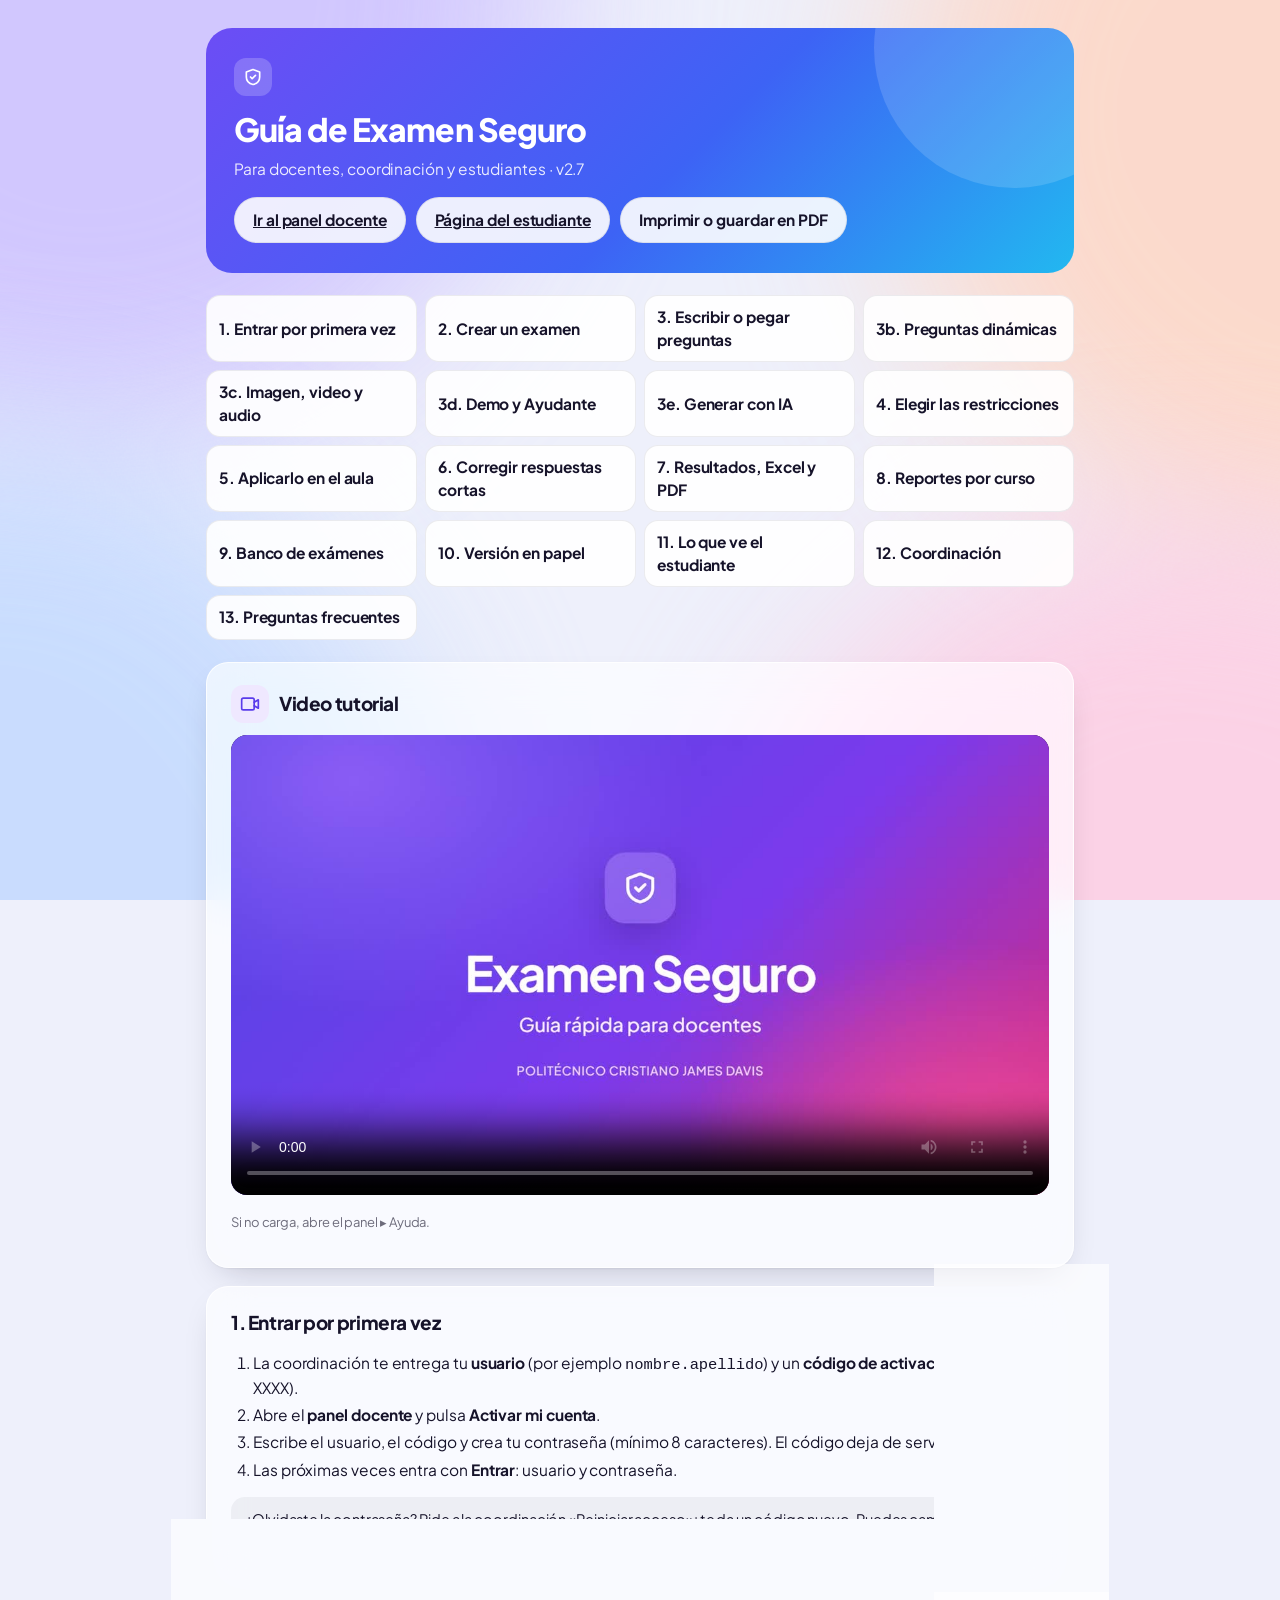
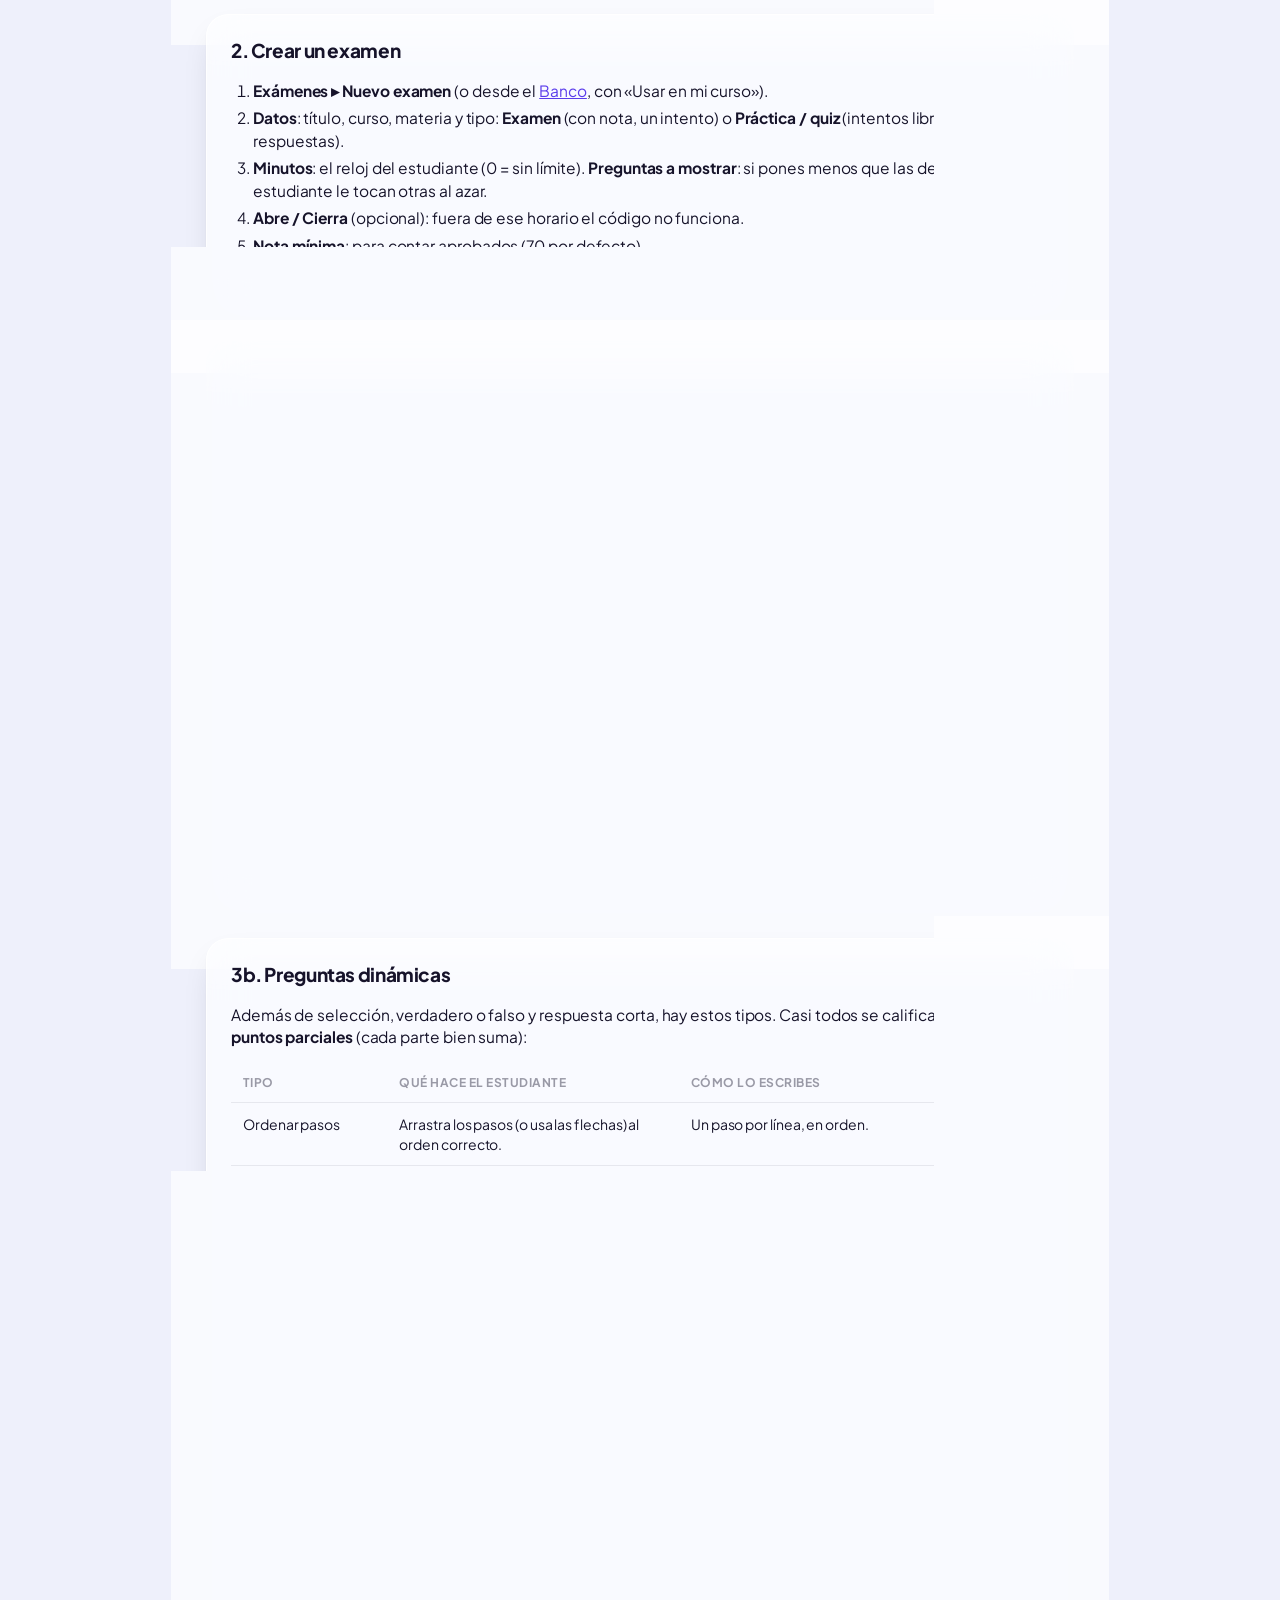
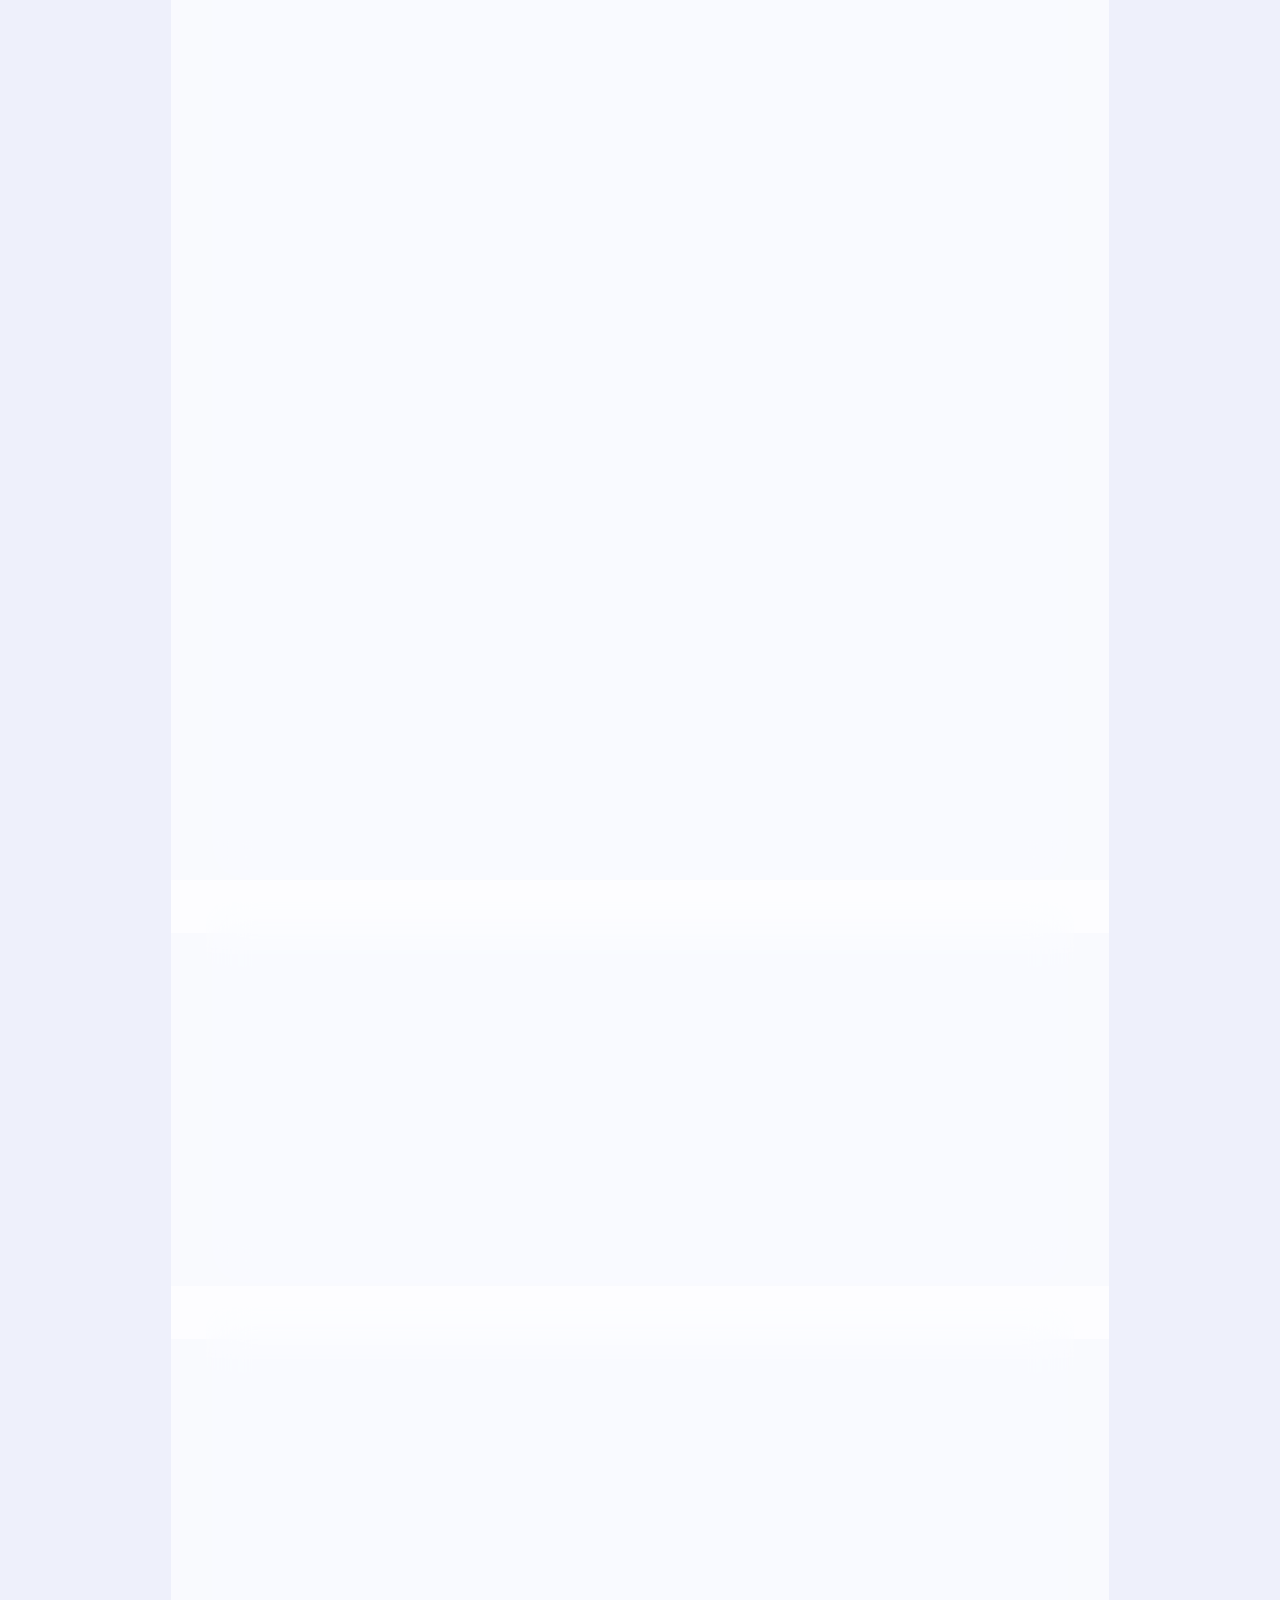
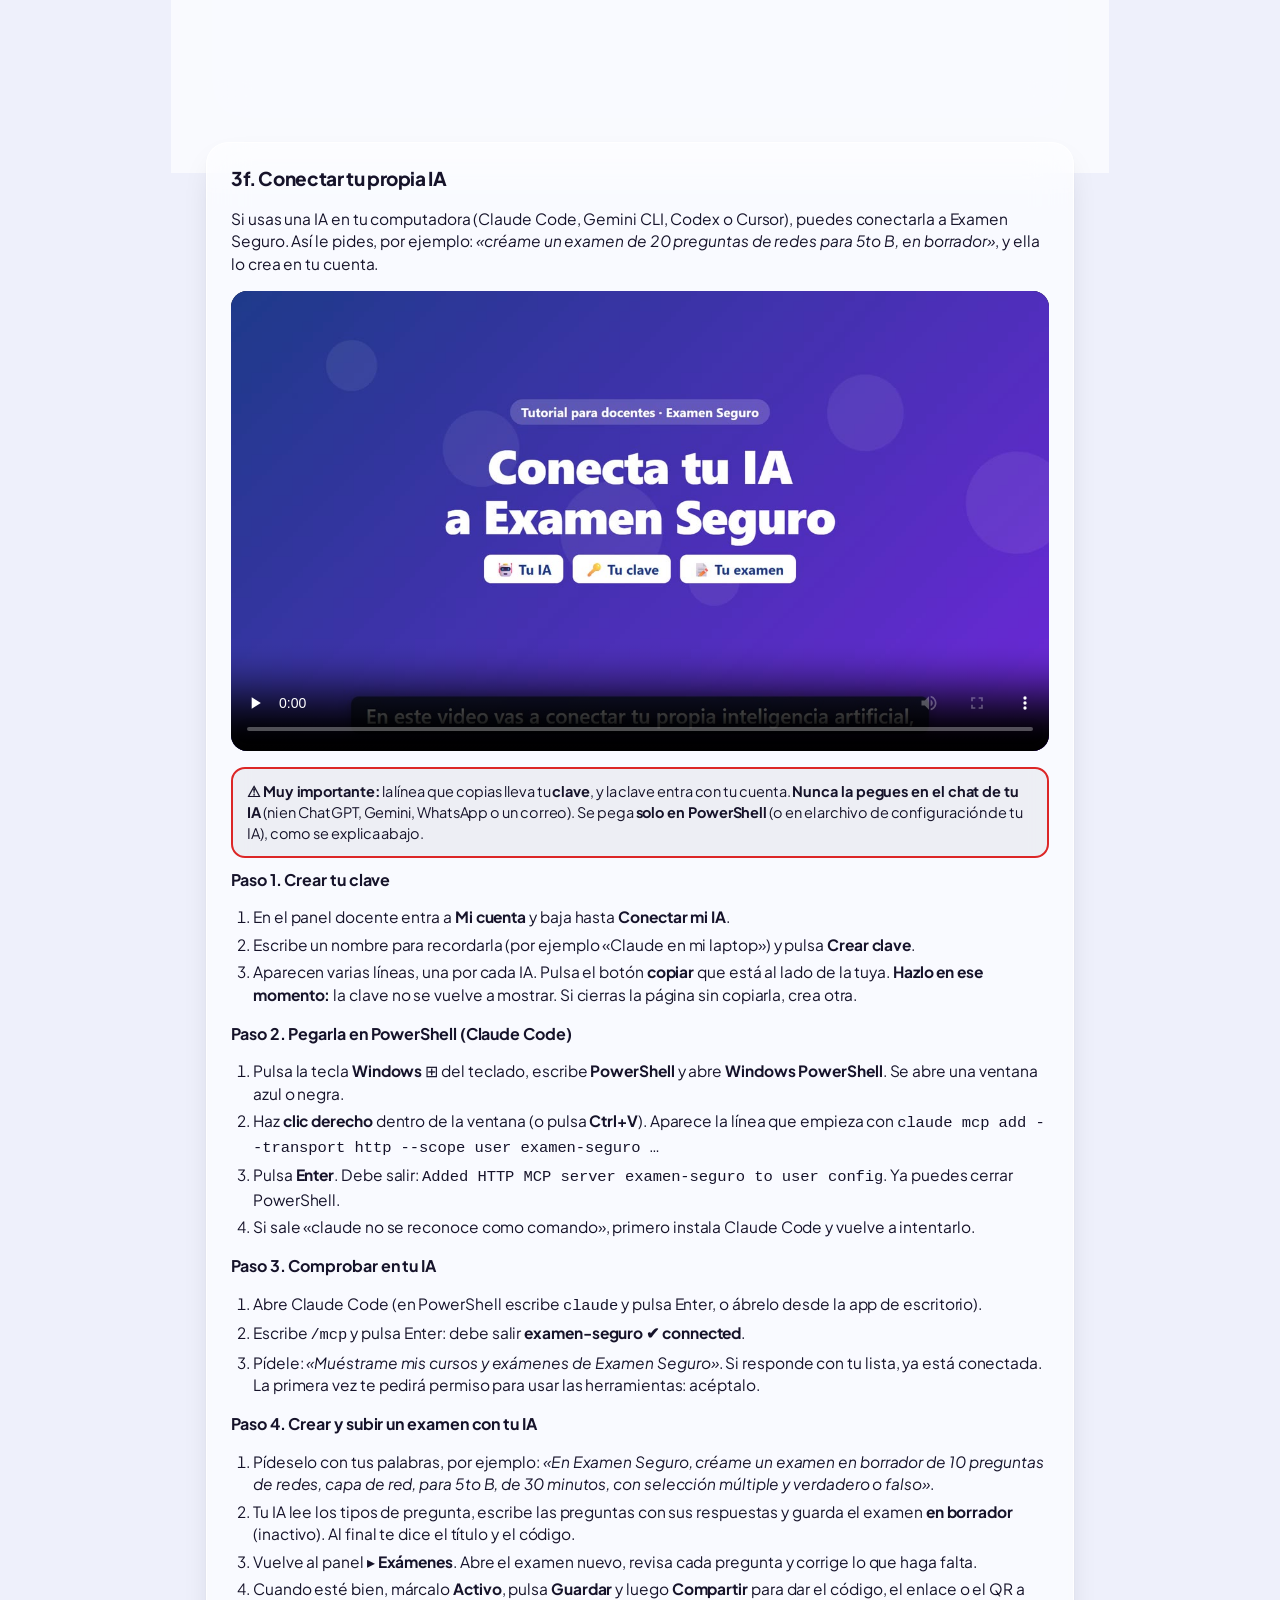
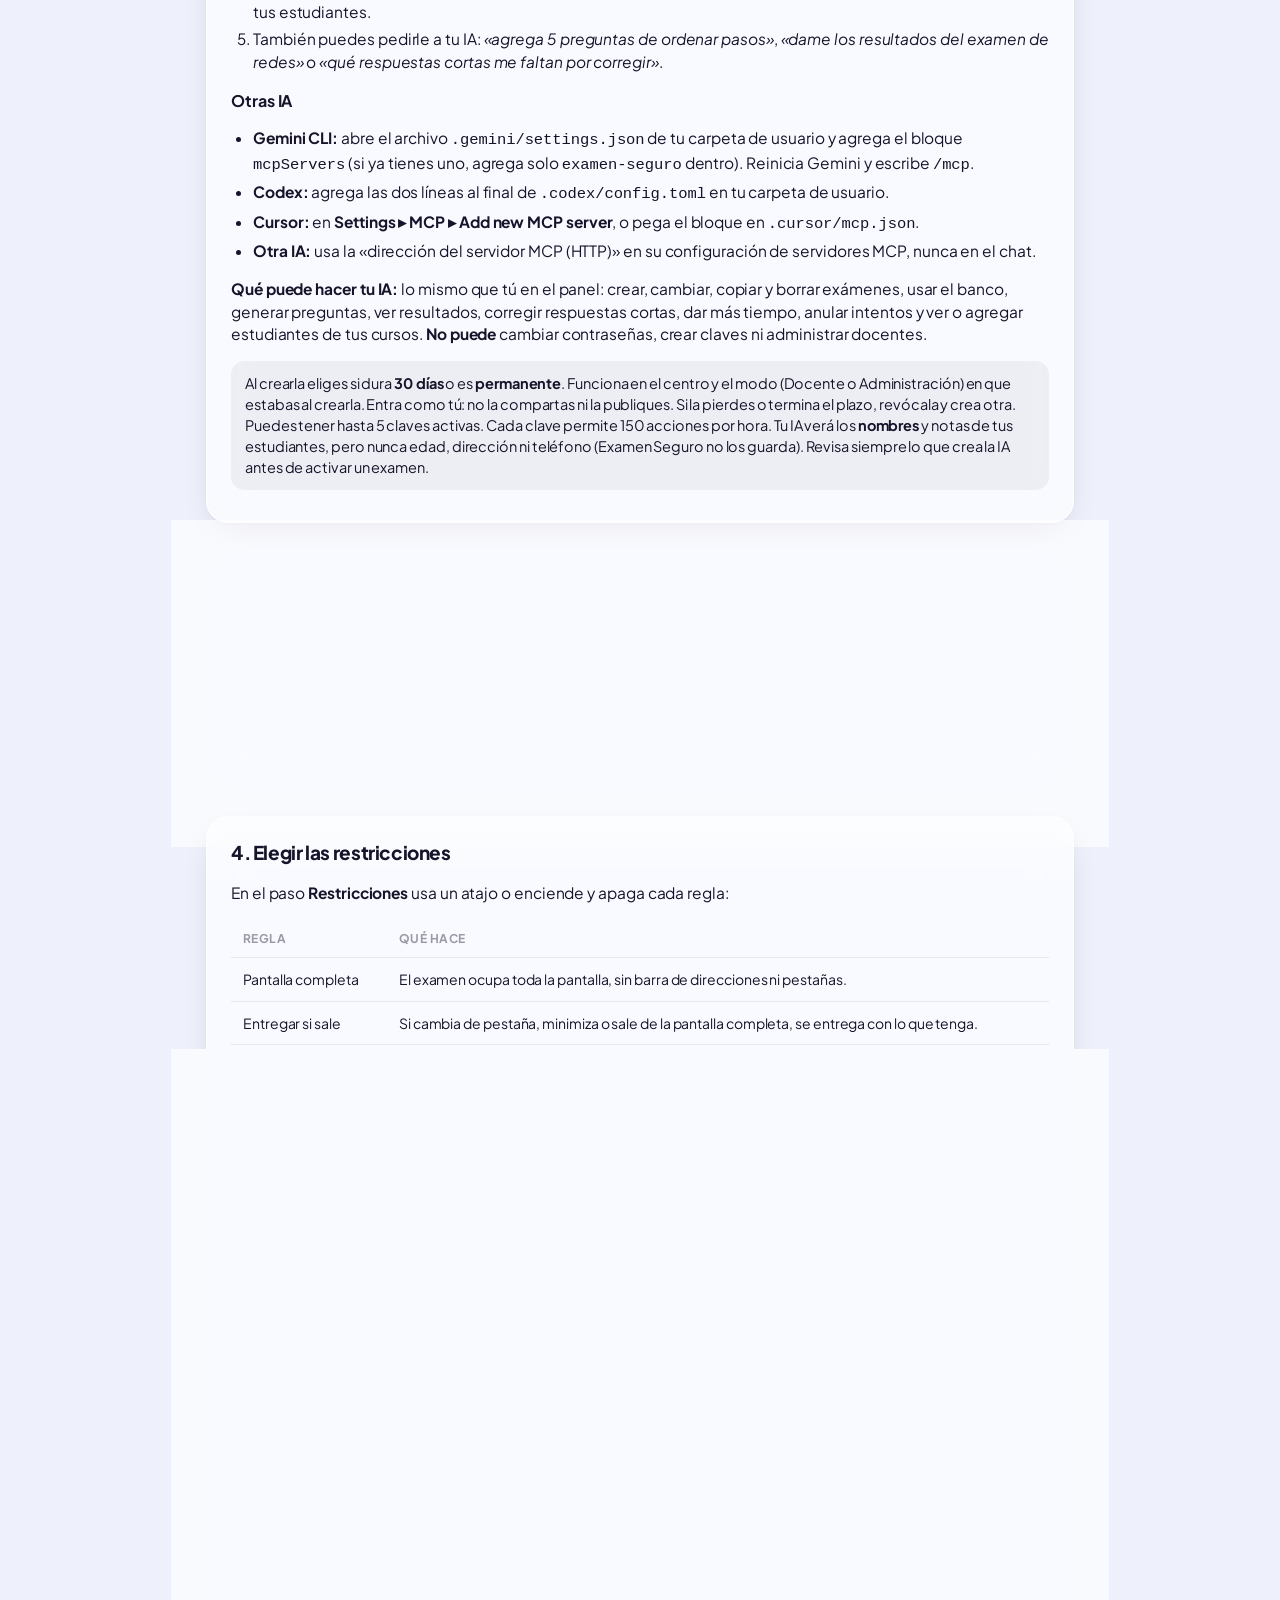
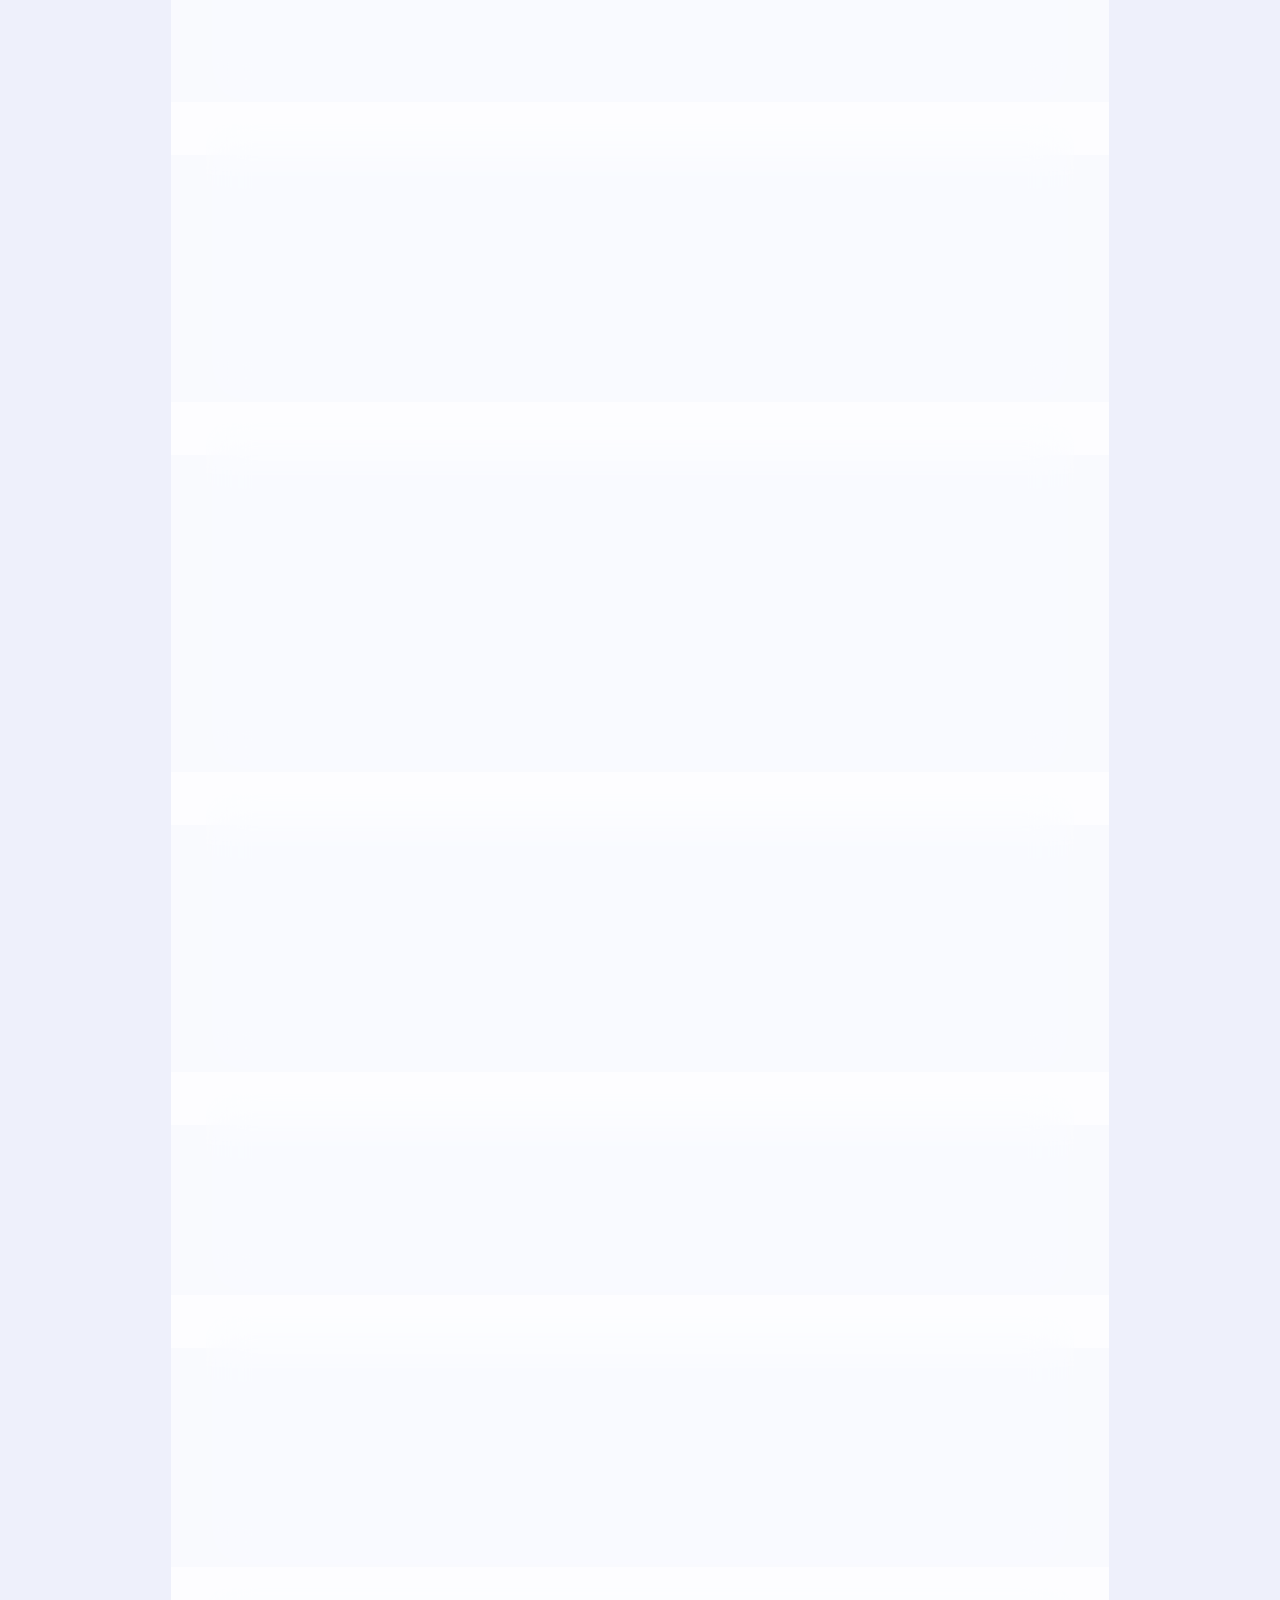
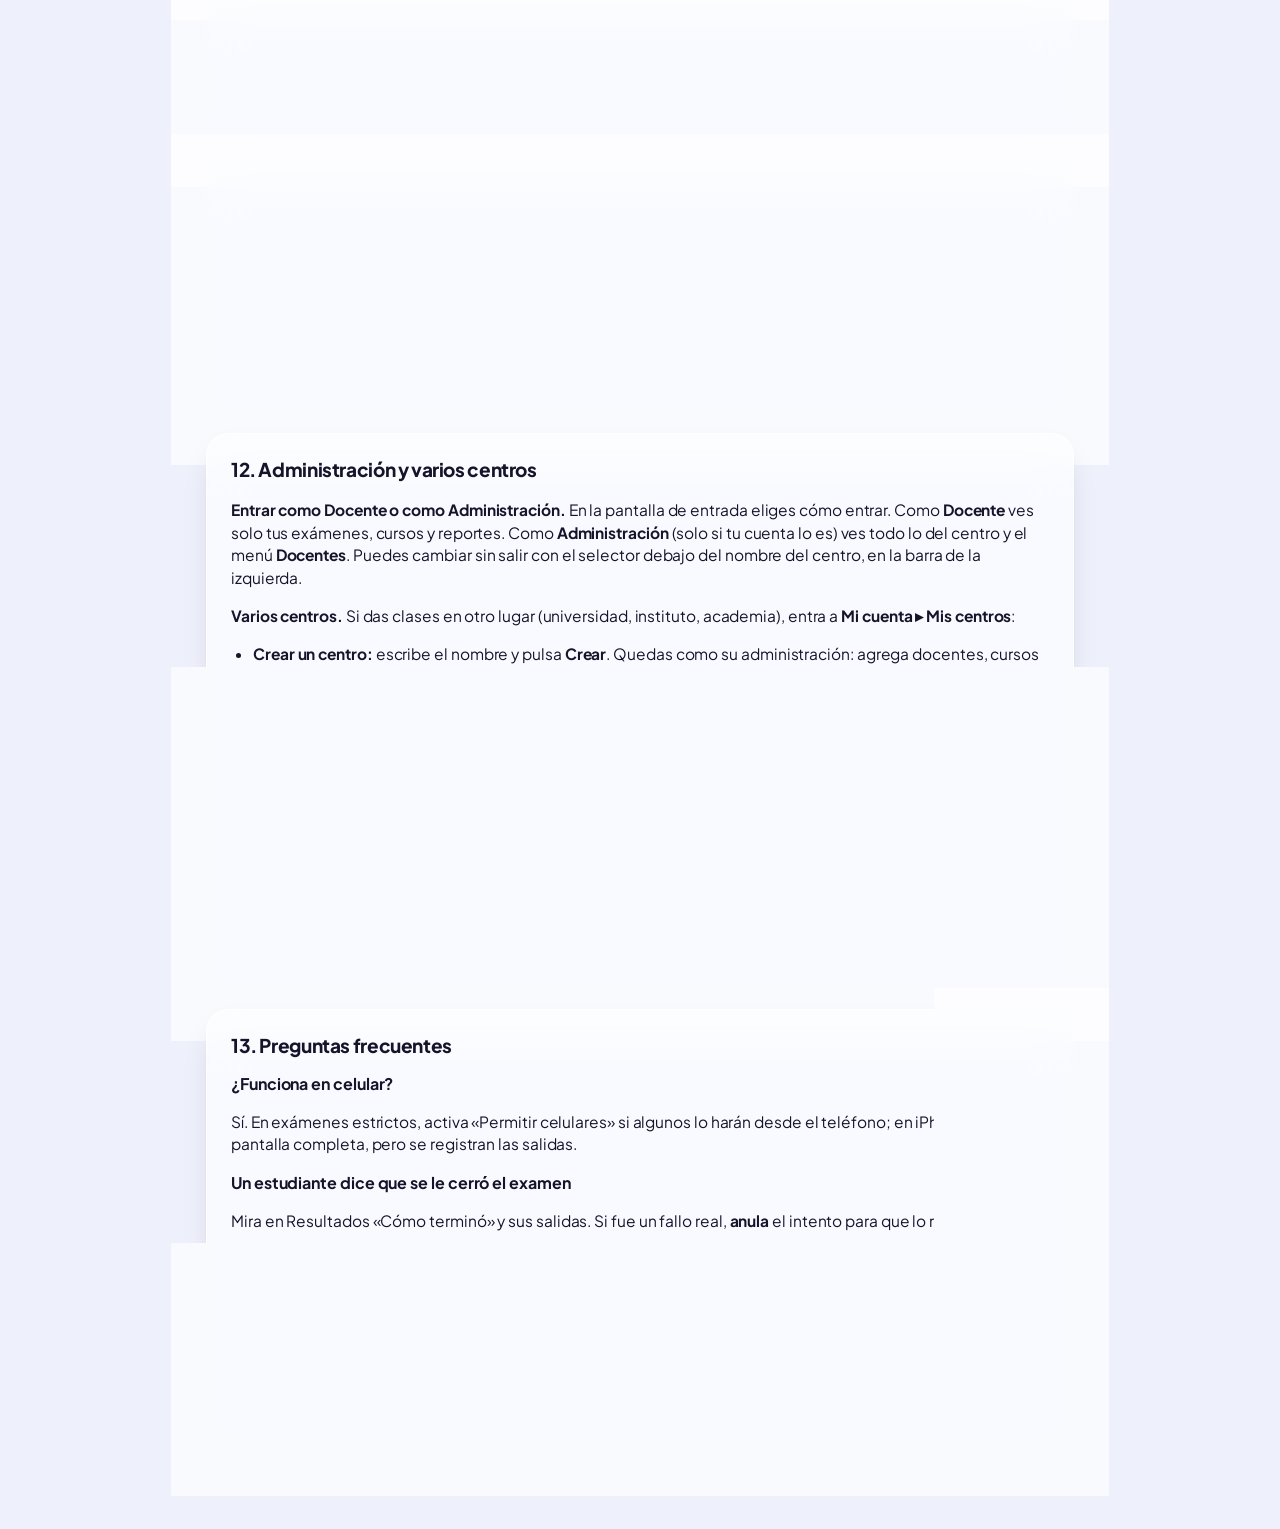
<file: guia.html>
<!doctype html>
<html lang="es">
<head>
<meta charset="utf-8">
<meta name="viewport" content="width=device-width, initial-scale=1">
<title>Guía de Examen Seguro</title>
<link rel="preconnect" href="https://fonts.googleapis.com">
<link href="https://fonts.googleapis.com/css2?family=Plus+Jakarta+Sans:wght@400;500;600;700;800&display=swap" rel="stylesheet">
<link rel="stylesheet" href="es.css?v=4">
<script src="config.js?v=3"></script>
<script src="es.js?v=7"></script>
<style>
  .guia { max-width: 900px; margin: 0 auto; padding: 28px 16px 80px; }
  .portada { padding: 30px 28px; border-radius: 26px; color: #fff; background: var(--marca); position: relative; overflow: hidden; margin-bottom: 22px; }
  .portada::after { content: ''; position: absolute; width: 280px; height: 280px; right: -80px; top: -120px; border-radius: 50%; background: rgb(255 255 255 / .14); }
  .portada h1 { color: #fff; font-size: 32px; margin: 10px 0 6px; } .portada p { margin: 0; color: rgb(255 255 255 / .88); }
  .indice { display: grid; grid-template-columns: repeat(auto-fill, minmax(200px, 1fr)); gap: 8px; margin: 0 0 22px; }
  .indice a { display: flex; gap: 8px; align-items: center; padding: 10px 12px; border-radius: 14px; background: var(--sup-fuerte); border: 1px solid var(--linea); font-weight: 700; text-decoration: none; color: var(--texto); }
  section.tarjeta { margin-bottom: 18px; padding: 22px 24px; }
  section h2 { display: flex; gap: 10px; align-items: center; margin-top: 0; }
  section h3 { margin: 16px 0 6px; font-size: 16px; }
  ol, ul { padding-left: 22px; } li { margin: 5px 0; }
  .nota { padding: 12px 14px; border-radius: 14px; background: var(--sup2); font-size: 14.5px; margin: 10px 0; }
  pre { padding: 14px; border-radius: 14px; background: var(--sup2); overflow-x: auto; font-size: 13.5px; white-space: pre-wrap; }
  .tabla td, .tabla th { vertical-align: top; }
  .acciones-g { display: flex; gap: 10px; flex-wrap: wrap; margin-top: 16px; }
  @media print { .no-imprimir, .fondo { display: none !important; } body { background: #fff !important; } section.tarjeta { box-shadow: none; break-inside: avoid; border: 1px solid #ddd; } .portada { -webkit-print-color-adjust: exact; print-color-adjust: exact; } }
</style>
</head>
<body>
<div class="fondo"><i></i><i></i><i></i><i></i></div>
<main class="guia" data-marca-texto>
  <div class="portada">
    <div class="chip-ico" id="logoG" style="background:rgb(255 255 255 / .2);color:#fff"></div>
    <h1>Guía de Examen Seguro</h1>
    <p>Para docentes, coordinación y estudiantes · <span data-version>v2.2</span></p>
    <div class="acciones-g no-imprimir"><a class="btn claro" href="docente.html">Ir al panel docente</a><a class="btn claro" href="index.html">Página del estudiante</a><button class="btn claro" onclick="print()">Imprimir o guardar en PDF</button></div>
  </div>

  <nav class="indice no-imprimir">
    <a href="#entrar">1. Entrar por primera vez</a><a href="#crear">2. Crear un examen</a><a href="#preguntas">3. Escribir o pegar preguntas</a>
    <a href="#dinamicas">3b. Preguntas dinámicas</a><a href="#media">3c. Imagen, video y audio</a><a href="#ayudante">3d. Demo y Ayudante</a><a href="#ia">3e. Generar con IA</a><a href="#reglas">4. Elegir las restricciones</a><a href="#aplicar">5. Aplicarlo en el aula</a><a href="#corregir">6. Corregir respuestas cortas</a>
    <a href="#resultados">7. Resultados, Excel y PDF</a><a href="#reportes">8. Reportes por curso</a><a href="#banco">9. Banco de exámenes</a>
    <a href="#papel">10. Versión en papel</a><a href="#estudiante">11. Lo que ve el estudiante</a><a href="#coordinacion">12. Coordinación</a><a href="#preguntas-f">13. Preguntas frecuentes</a>
  </nav>

  <section class="tarjeta" id="video">
    <h2><span class="chip-ico"></span>Video tutorial</h2>
    <video controls preload="metadata" playsinline style="width:100%;border-radius:16px;background:#0b0b14;aspect-ratio:16/9" src="material/tutorial.mp4" poster="material/tutorial.jpg"></video>
    <p class="suave pequeno">Si no carga, abre el panel ▸ Ayuda.</p>
  </section>

  <section class="tarjeta" id="entrar">
    <h2>1. Entrar por primera vez</h2>
    <ol>
      <li>La coordinación te entrega tu <b>usuario</b> (por ejemplo <code>nombre.apellido</code>) y un <b>código de activación</b> (XXXX-XXXX).</li>
      <li>Abre el <b>panel docente</b> y pulsa <b>Activar mi cuenta</b>.</li>
      <li>Escribe el usuario, el código y crea tu contraseña (mínimo 8 caracteres). El código deja de servir al usarlo.</li>
      <li>Las próximas veces entra con <b>Entrar</b>: usuario y contraseña.</li>
    </ol>
    <div class="nota">¿Olvidaste la contraseña? Pide a la coordinación «Reiniciar acceso»: te da un código nuevo. Puedes cambiar tu contraseña en <b>Mi cuenta</b>.</div>
  </section>

  <section class="tarjeta" id="crear">
    <h2>2. Crear un examen</h2>
    <ol>
      <li><b>Exámenes ▸ Nuevo examen</b> (o desde el <a href="#banco">Banco</a>, con «Usar en mi curso»).</li>
      <li><b>Datos</b>: título, curso, materia y tipo: <b>Examen</b> (con nota, un intento) o <b>Práctica / quiz</b> (intentos libres y ve las respuestas).</li>
      <li><b>Minutos</b>: el reloj del estudiante (0 = sin límite). <b>Preguntas a mostrar</b>: si pones menos que las del banco, a cada estudiante le tocan otras al azar.</li>
      <li><b>Abre / Cierra</b> (opcional): fuera de ese horario el código no funciona.</li>
      <li><b>Nota mínima</b>: para contar aprobados (70 por defecto).</li>
      <li>Pulsa <b>Guardar</b>: obtienes el código, el enlace y el QR.</li>
    </ol>
  </section>

  <section class="tarjeta" id="preguntas">
    <h2>3. Escribir o pegar preguntas</h2>
    <p>Hay tres tipos: <b>Selección múltiple</b>, <b>Verdadero o falso</b> y <b>Respuesta corta</b>. Cada pregunta tiene sus puntos (la nota final se calcula sobre 100).</p>
    <h3>Pegar muchas de un golpe</h3>
    <p>Preguntas ▸ <b>Pegar preguntas</b>. Separa cada pregunta con una línea en blanco y marca la correcta con <b>*</b>:</p>
<pre>1. ¿Qué instrucción muestra un valor en pantalla?
a) Leer
*b) Escribir
c) Definir
d) Mientras
Explicación: Escribir muestra datos.

2. El tipo Real guarda decimales.
Respuesta: V

3. ¿Qué es una variable?
Respuesta: espacio de memoria que guarda un dato</pre>
    <div class="nota">Sin opciones y con «Respuesta:» se vuelve <b>respuesta corta</b>. Esa respuesta es la <b>respuesta modelo</b>: te sirve de guía, pero la nota de esa pregunta la pones tú (ver <a href="#corregir">Corregir</a>).</div>
  </section>

  <section class="tarjeta" id="dinamicas">
    <h2>3b. Preguntas dinámicas</h2>
    <p>Además de selección, verdadero o falso y respuesta corta, hay estos tipos. Casi todos se califican solos y dan <b>puntos parciales</b> (cada parte bien suma):</p>
    <table class="tabla">
      <thead><tr><th>Tipo</th><th>Qué hace el estudiante</th><th>Cómo lo escribes</th></tr></thead>
      <tbody>
        <tr><td>Ordenar pasos</td><td>Arrastra los pasos (o usa las flechas) al orden correcto.</td><td>Un paso por línea, en orden.</td></tr>
        <tr><td>Armar algoritmo</td><td>Ordena líneas de pseudocódigo (se ve como código, con sangría).</td><td>Una línea por renglón, en orden; la sangría con espacios.</td></tr>
        <tr><td>Diagrama de flujo</td><td>Arma el diagrama con bloques de colores y flechas.</td><td>Un bloque por línea. La forma sale sola: Inicio/Fin, Leer/Escribir, «¿…?» o «Si…» = decisión.</td></tr>
        <tr><td>Relacionar columnas (con líneas)</td><td>Toca un elemento de la izquierda y su pareja de la derecha: se traza una línea de color.</td><td>Una pareja por línea: <code>CPU = Procesa los datos</code></td></tr>
        <tr><td>Clasificar en grupos</td><td>Arrastra cada elemento a su grupo (o lo toca y toca el grupo).</td><td>Un grupo por línea: <code>Hardware: Teclado, Monitor</code></td></tr>
        <tr><td>Completar espacios</td><td>Escribe en los espacios en blanco del texto o del código.</td><td>Respuestas entre corchetes dobles: <code>se usa [[Escribir|Mostrar]]</code></td></tr>
        <tr><td>Completar con banco de palabras</td><td>Elige en cada espacio la palabra correcta de un banco (con palabras de relleno).</td><td>La oración con <code>[[palabra]]</code> y abajo las palabras de relleno.</td></tr>
        <tr><td>Respuesta numérica</td><td>Escribe un número.</td><td>La respuesta y un margen (±) opcional.</td></tr>
        <tr><td>V o F con justificación</td><td>Elige V o F y explica por qué.</td><td>Marca V o F. La elección vale la mitad y se califica sola; la justificación la corriges tú en «Por corregir».</td></tr>
      </tbody>
    </table>
    <h3>Pegarlas de un golpe</h3>
<pre>Tipo: algoritmo
Arma el algoritmo que muestra el mayor
Inicio
Leer A, B
Si A > B entonces
    Escribir A
Sino
    Escribir B
FinSi
Fin

Tipo: relacionar
Relaciona cada parte con su función
CPU = Procesa los datos
RAM = Memoria temporal

Para mostrar datos se usa [[Escribir]] y para pedirlos [[Leer]].

Tipo: numérica
¿Cuánto es 7 / 2?
Respuesta: 3.5
Tolerancia: 0.01

Tipo: palabras
El [[teclado]] es de entrada y la [[impresora]] es de salida.
Relleno: memoria, disco

Tipo: justifica
La memoria RAM guarda los datos al apagar la computadora.
Respuesta: F
Explicación: La RAM es volátil.</pre>
    <div class="nota">Al estudiante siempre le salen desordenados. En la versión en papel salen como «numera del 1 al N», columnas con letras o espacios en blanco, con su clave.</div>
  </section>

  <section class="tarjeta" id="media">
    <h2>3c. Imagen, video y audio en una pregunta</h2>
    <p>Cualquier pregunta puede llevar una imagen, un video o un audio. Así haces «Observa la imagen y elige», «Analiza esta imagen y contesta», «Mira el video y responde» o «Escucha y responde» (ideal para Inglés).</p>
    <ol>
      <li>En la pregunta abre <b>Imagen, video o audio</b>.</li>
      <li><b>Subir imagen</b>: una foto o captura de tu equipo. Se achica sola para que quepa.</li>
      <li>O pega un <b>enlace</b>: imagen de internet, video de YouTube, archivo de Google Drive o un MP3. El tipo (imagen, video o audio) se elige solo; cámbialo si hace falta.</li>
      <li>De Google Drive: comparte el archivo como «Cualquier persona con el enlace».</li>
    </ol>
    <p>Para pegar muchas: agrega una línea <code>Imagen: https://…</code> (o <code>Video:</code>, <code>Audio:</code>) dentro de la pregunta.</p>
    <div class="nota">El estudiante puede tocar la imagen para verla más grande. Tocar el video no cuenta como salida de la ventana.</div>
  </section>

  <section class="tarjeta" id="ia">
    <h2>3e. Generar preguntas con IA</h2>
    <p>En el paso <b>Preguntas</b> pulsa <b>✨ Generar con IA</b>:</p>
    <ol>
      <li>Escribe el <b>tema</b> o pega el <b>texto</b> de tu clase (si pegas texto, las preguntas salen solo de ese texto).</li>
      <li>Elige la <b>dificultad</b>: fácil, media, difícil o mixta, y cuántas preguntas quieres (hasta 30).</li>
      <li>Marca <b>solo los tipos que quieres</b>: selección, V/F, V/F justificada, respuesta corta, ordenar, algoritmo, diagrama de flujo, relacionar, clasificar, completar, banco de palabras o numérica.</li>
      <li>Pulsa <b>Generar</b>. En pocos segundos ves cada pregunta con su respuesta. Desmarca las que no te gusten y pulsa <b>Agregar</b>.</li>
      <li>Revísalas, corrige lo que haga falta y pulsa <b>Guardar</b>.</li>
    </ol>
    <div class="nota">Usa IA gratis (Gemini de Google; si está ocupada, Groq u OpenRouter). Puede equivocarse: revisa siempre las respuestas. No pegues nombres, cédulas ni teléfonos de estudiantes: el sistema bloquea cédulas y teléfonos. Límite: 25 generaciones cada 6 horas por docente.</div>
  </section>
  <section class="tarjeta" id="mi-ia">
    <h2>3f. Conectar tu propia IA</h2>
    <p>Si usas una IA en tu computadora (Claude Code, Gemini CLI, Codex o Cursor), puedes conectarla a Examen Seguro. Así le pides, por ejemplo: <i>«créame un examen de 20 preguntas de redes para 5to B, en borrador»</i>, y ella lo crea en tu cuenta.</p>
    <video controls preload="none" playsinline style="width:100%;border-radius:16px;background:#0b0b14;aspect-ratio:16/9" src="material/conectar-ia.mp4" poster="material/conectar-ia.jpg"></video>
    <div class="nota" style="border:2px solid #dc2626"><b>⚠ Muy importante:</b> la línea que copias lleva tu <b>clave</b>, y la clave entra con tu cuenta. <b>Nunca la pegues en el chat de tu IA</b> (ni en ChatGPT, Gemini, WhatsApp o un correo). Se pega <b>solo en PowerShell</b> (o en el archivo de configuración de tu IA), como se explica abajo.</div>

    <h3>Paso 1. Crear tu clave</h3>
    <ol>
      <li>En el panel docente entra a <b>Mi cuenta</b> y baja hasta <b>Conectar mi IA</b>.</li>
      <li>Escribe un nombre para recordarla (por ejemplo «Claude en mi laptop») y pulsa <b>Crear clave</b>.</li>
      <li>Aparecen varias líneas, una por cada IA. Pulsa el botón <b>copiar</b> que está al lado de la tuya. <b>Hazlo en ese momento:</b> la clave no se vuelve a mostrar. Si cierras la página sin copiarla, crea otra.</li>
    </ol>

    <h3>Paso 2. Pegarla en PowerShell (Claude Code)</h3>
    <ol>
      <li>Pulsa la tecla <b>Windows</b> ⊞ del teclado, escribe <b>PowerShell</b> y abre <b>Windows PowerShell</b>. Se abre una ventana azul o negra.</li>
      <li>Haz <b>clic derecho</b> dentro de la ventana (o pulsa <b>Ctrl+V</b>). Aparece la línea que empieza con <code>claude mcp add --transport http --scope user examen-seguro …</code></li>
      <li>Pulsa <b>Enter</b>. Debe salir: <code>Added HTTP MCP server examen-seguro to user config</code>. Ya puedes cerrar PowerShell.</li>
      <li>Si sale «claude no se reconoce como comando», primero instala Claude Code y vuelve a intentarlo.</li>
    </ol>

    <h3>Paso 3. Comprobar en tu IA</h3>
    <ol>
      <li>Abre Claude Code (en PowerShell escribe <code>claude</code> y pulsa Enter, o ábrelo desde la app de escritorio).</li>
      <li>Escribe <code>/mcp</code> y pulsa Enter: debe salir <b>examen-seguro ✔ connected</b>.</li>
      <li>Pídele: <i>«Muéstrame mis cursos y exámenes de Examen Seguro»</i>. Si responde con tu lista, ya está conectada. La primera vez te pedirá permiso para usar las herramientas: acéptalo.</li>
    </ol>

    <h3>Paso 4. Crear y subir un examen con tu IA</h3>
    <ol>
      <li>Pídeselo con tus palabras, por ejemplo: <i>«En Examen Seguro, créame un examen en borrador de 10 preguntas de redes, capa de red, para 5to B, de 30 minutos, con selección múltiple y verdadero o falso»</i>.</li>
      <li>Tu IA lee los tipos de pregunta, escribe las preguntas con sus respuestas y guarda el examen <b>en borrador</b> (inactivo). Al final te dice el título y el código.</li>
      <li>Vuelve al panel ▸ <b>Exámenes</b>. Abre el examen nuevo, revisa cada pregunta y corrige lo que haga falta.</li>
      <li>Cuando esté bien, márcalo <b>Activo</b>, pulsa <b>Guardar</b> y luego <b>Compartir</b> para dar el código, el enlace o el QR a tus estudiantes.</li>
      <li>También puedes pedirle a tu IA: <i>«agrega 5 preguntas de ordenar pasos»</i>, <i>«dame los resultados del examen de redes»</i> o <i>«qué respuestas cortas me faltan por corregir»</i>.</li>
    </ol>

    <h3>Otras IA</h3>
    <ul>
      <li><b>Gemini CLI:</b> abre el archivo <code>.gemini/settings.json</code> de tu carpeta de usuario y agrega el bloque <code>mcpServers</code> (si ya tienes uno, agrega solo <code>examen-seguro</code> dentro). Reinicia Gemini y escribe <code>/mcp</code>.</li>
      <li><b>Codex:</b> agrega las dos líneas al final de <code>.codex/config.toml</code> en tu carpeta de usuario.</li>
      <li><b>Cursor:</b> en <b>Settings ▸ MCP ▸ Add new MCP server</b>, o pega el bloque en <code>.cursor/mcp.json</code>.</li>
      <li><b>Otra IA:</b> usa la «dirección del servidor MCP (HTTP)» en su configuración de servidores MCP, nunca en el chat.</li>
    </ul>
    <p><b>Qué puede hacer tu IA:</b> lo mismo que tú en el panel: crear, cambiar, copiar y borrar exámenes, usar el banco, generar preguntas, ver resultados, corregir respuestas cortas, dar más tiempo, anular intentos y ver o agregar estudiantes de tus cursos. <b>No puede</b> cambiar contraseñas, crear claves ni administrar docentes.</p>
    <div class="nota">Al crearla eliges si dura <b>30 días</b> o es <b>permanente</b>. Funciona en el centro y el modo (Docente o Administración) en que estabas al crearla. Entra como tú: no la compartas ni la publiques. Si la pierdes o termina el plazo, revócala y crea otra. Puedes tener hasta 5 claves activas. Cada clave permite 150 acciones por hora. Tu IA verá los <b>nombres</b> y notas de tus estudiantes, pero nunca edad, dirección ni teléfono (Examen Seguro no los guarda). Revisa siempre lo que crea la IA antes de activar un examen.</div>
  </section>
  <section class="tarjeta" id="ayudante">
    <h2>3d. Examen demo y Ayudante</h2>
    <p><b>Demo:</b> en la página de inicio, el botón <b>«Probar la demo»</b> (o el código <code>DEMO</code>) abre un examen de práctica con un ejemplo de cada tipo de pregunta. Lo puede abrir cualquiera, no cuenta como nota y se borra solo. También está en el Banco: «Usar en mi curso» lo copia para que lo edites.</p>
    <p><b>Ayudante:</b> el botón morado <b>«Ayudante»</b> del panel (abajo a la derecha) te pregunta qué quieres hacer y te señala, paso a paso, dónde tocar: crear un examen, agregar preguntas con imagen o video, usar el banco, aplicar el examen, ver resultados, corregir, dar más tiempo, reportes e imprimir.</p>
  </section>
  <section class="tarjeta" id="reglas">
    <h2>4. Elegir las restricciones</h2>
    <p>En el paso <b>Restricciones</b> usa un atajo o enciende y apaga cada regla:</p>
    <table class="tabla">
      <thead><tr><th>Regla</th><th>Qué hace</th></tr></thead>
      <tbody>
        <tr><td>Pantalla completa</td><td>El examen ocupa toda la pantalla, sin barra de direcciones ni pestañas.</td></tr>
        <tr><td>Entregar si sale</td><td>Si cambia de pestaña, minimiza o sale de la pantalla completa, se entrega con lo que tenga.</td></tr>
        <tr><td>Avisos antes de entregar</td><td>Cuántas salidas se le perdonan con una advertencia (0 = ninguna).</td></tr>
        <tr><td>Bloquear copiar y pegar</td><td>No puede seleccionar, copiar, pegar, imprimir ni usar el clic derecho.</td></tr>
        <tr><td>Señuelos anti-IA</td><td>Agrega una nota gris que señala una opción al azar (solo en selección múltiple) para confundir a una IA si fotografían la pregunta. Los estudiantes saben que deben ignorarla.</td></tr>
        <tr><td>Marca de agua</td><td>Su nombre aparece de fondo; desanima las fotos.</td></tr>
        <tr><td>Permitir celulares</td><td>Deja entrar desde equipos sin pantalla completa (iPhone) y vigila las salidas.</td></tr>
        <tr><td>Una pregunta por página</td><td>Cada pregunta sale sola en pantalla y se pasa con «Siguiente». Apagado: todas en una sola página.</td></tr><tr><td>Solo hacia adelante</td><td>Con una por página: no puede volver a la anterior (el servidor bloquea los cambios). Apagado: puede ir y volver con «Anterior».</td></tr><tr><td>Preguntas / opciones al azar</td><td>Cada estudiante recibe otro orden.</td></tr>
        <tr><td>Mostrar nota / respuestas</td><td>Al terminar ve su nota y, si lo permites, cuáles falló con la explicación.</td></tr>
        <tr><td>Intentos permitidos</td><td>Cuántas veces puede hacerlo (0 = sin límite).</td></tr>
      </tbody>
    </table>
    <p class="suave pequeno">Atajos: <b>Estricto</b> (examen en el laboratorio), <b>Con avisos</b> (da 2 avisos), <b>Práctica guiada</b> (repaso con respuestas) y <b>Libre</b> (tarea en casa, sirve en celular).</p>
  </section>

  <section class="tarjeta" id="aplicar">
    <h2>5. Aplicarlo en el aula</h2>
    <ol>
      <li>En <b>Compartir</b> copia el código, el enlace o proyecta el <b>QR</b> («Mostrar en grande»).</li>
      <li>En un examen, publica en Classroom solo el enlace y da el código en el aula («Copiar texto para Classroom» lo arma por ti).</li>
      <li>Abre <b>Resultados ▸ Ver en vivo</b>: se actualiza cada 15 segundos y ves quién está dentro, cuántas lleva y quién salió de la ventana.</li>
      <li>Si a alguien se le va el internet o llega tarde, pulsa el <b>reloj ⏱</b> en su fila para darle +5, +10 o +15 minutos.</li>
      <li>Puedes <b>entregar ya</b> un intento en curso o <b>anular</b> uno para que lo repita.</li>
    </ol>
  </section>

  <section class="tarjeta" id="corregir">
    <h2>6. Corregir respuestas cortas</h2>
    <p>Solo el docente sabe si una respuesta abierta está bien. Por eso:</p>
    <ol>
      <li>Al entregar, el estudiante ve una <b>nota provisional</b> y el aviso de que corregirás sus respuestas cortas.</li>
      <li>En la tarjeta del examen verás «<b>N por corregir</b>».</li>
      <li>Abre <b>Resultados ▸ Por corregir</b>: aparece cada pregunta con la respuesta modelo y la respuesta de cada estudiante, una debajo de otra.</li>
      <li>Toca <b>0</b>, <b>la mitad</b> o <b>el puntaje completo</b>, o escribe los puntos exactos.</li>
      <li>Pulsa <b>Guardar correcciones</b>: la nota se recalcula sola en resultados, Excel, PDF y reportes.</li>
    </ol>
    <div class="nota">Las filas amarillas aún no están corregidas. «Coincide con el modelo» es solo una pista.</div>
  </section>

  <section class="tarjeta" id="resultados">
    <h2>7. Resultados, Excel y PDF</h2>
    <ul>
      <li><b>Indicadores</b>: entregas, promedio, mediana, aprobados, tiempo promedio y cuántos salieron de la ventana.</li>
      <li><b>Distribución de notas</b> y lista de quienes <b>no presentaron</b>.</li>
      <li>Pestaña <b>Estudiantes</b>: nota, correctas, tiempo, salidas y cómo terminó. El ojo 👁 muestra sus respuestas una por una.</li>
      <li>Pestaña <b>Preguntas</b>: de la más fallada a la más fácil y qué opción eligieron. Úsala para repasar en clase.</li>
      <li><b>Excel</b>: hoja de resultados y hoja de análisis por pregunta. <b>PDF</b>: lista para imprimir o archivar (notas bajas en rojo).</li>
    </ul>
  </section>

  <section class="tarjeta" id="reportes">
    <h2>8. Reportes por curso</h2>
    <ol>
      <li>Menú <b>Reportes</b> ▸ elige el curso y, si quieres, la materia.</li>
      <li>Verás una tabla: un estudiante por fila, un examen por columna y su promedio (se toma la mejor nota de cada uno).</li>
      <li>Descárgala en <b>Excel</b> o en <b>PDF</b>. «—» = no lo presentó; «*» = tiene respuestas cortas sin corregir.</li>
    </ol>
  </section>

  <section class="tarjeta" id="banco">
    <h2>9. Banco de exámenes</h2>
    <ul>
      <li><b>Modelos</b>: exámenes listos de cada materia, de <b>Formación Académica</b> (por ciclo) y de <b>Formación Técnico Profesional</b> (por módulo).</li>
      <li><b>Referencia</b>: los que tus colegas comparten. Para compartir el tuyo: Editar ▸ Datos ▸ «Compartir en el banco de exámenes». Nadie ve las notas de tus estudiantes.</li>
      <li>Filtra por <b>Académico</b>, <b>Técnico</b> o <b>Mis materias</b>, y busca por tema.</li>
      <li><b>Ver preguntas</b> para revisarlo y <b>Usar en mi curso</b> para crear tu copia. Cambia lo que quieras antes de aplicarla.</li>
    </ul>
  </section>

  <section class="tarjeta" id="papel">
    <h2>10. Versión en papel</h2>
    <p>Editar ▸ <b>Compartir</b> ▸ <b>Versión en papel (PDF)</b>: el examen con espacio para nombre y nota y, en la última hoja, la clave de respuestas. Sirve si falla el internet o para estudiantes que lo necesiten.</p>
  </section>

  <section class="tarjeta" id="estudiante">
    <h2>11. Lo que ve el estudiante</h2>
    <ol>
      <li>Abre la página del estudiante (o escanea el QR), escribe el <b>código</b> y elige su nombre de la lista.</li>
      <li>Lee las reglas y pulsa <b>Empezar</b>: el examen se abre en pantalla completa con el reloj arriba.</li>
      <li>Puede saltar entre preguntas y marcar «Revisar». Las respuestas se guardan solas.</li>
      <li>Si sale de la ventana, el examen se entrega (o recibe un aviso, según tus reglas). El botón <b>Salir</b> también entrega.</li>
      <li>Al terminar ve su nota (provisional si hay respuestas cortas) y, en las prácticas, las respuestas correctas.</li>
    </ol>
  </section>

  <section class="tarjeta" id="coordinacion">
    <h2>12. Administración y varios centros</h2>
    <p><b>Entrar como Docente o como Administración.</b> En la pantalla de entrada eliges cómo entrar. Como <b>Docente</b> ves solo tus exámenes, cursos y reportes. Como <b>Administración</b> (solo si tu cuenta lo es) ves todo lo del centro y el menú <b>Docentes</b>. Puedes cambiar sin salir con el selector debajo del nombre del centro, en la barra de la izquierda.</p>
    <p><b>Varios centros.</b> Si das clases en otro lugar (universidad, instituto, academia), entra a <b>Mi cuenta ▸ Mis centros</b>:</p>
    <ul>
      <li><b>Crear un centro:</b> escribe el nombre y pulsa <b>Crear</b>. Quedas como su administración: agrega docentes, cursos y listas de estudiantes.</li>
      <li><b>Unirme con un código:</b> la administración del otro centro te da su <b>código de invitación</b> (está en el menú <b>Docentes</b>). Lo escribes y quedas como docente allí, con la misma cuenta y contraseña.</li>
      <li>Cada centro tiene sus propios cursos, estudiantes, exámenes, reportes y banco compartido. Cambias de centro con el selector de la barra izquierda.</li>
    </ul>
    <ul>
      <li>Menú <b>Docentes</b>: ver quién activó su cuenta, copiar usuario y código de activación, reiniciar el acceso, cambiar el rol o desactivar.</li>
      <li>Botón de <b>materias</b>: cursos y materias de cada docente (vienen del horario).</li>
      <li>La administración ve todos los exámenes y reportes de su centro, no los de otros centros.</li>
      <li>El acceso de un docente que también está en otro centro no se puede reiniciar desde un solo centro (protege su cuenta).</li>
    </ul>
  </section>

  <section class="tarjeta" id="preguntas-f">
    <h2>13. Preguntas frecuentes</h2>
    <h3>¿Funciona en celular?</h3><p>Sí. En exámenes estrictos, activa «Permitir celulares» si algunos lo harán desde el teléfono; en iPhone no hay pantalla completa, pero se registran las salidas.</p>
    <h3>Un estudiante dice que se le cerró el examen</h3><p>Mira en Resultados «Cómo terminó» y sus salidas. Si fue un fallo real, <b>anula</b> el intento para que lo repita.</p>
    <h3>¿Puedo cambiar una pregunta después de aplicarlo?</h3><p>Sí, pero las notas ya entregadas no se recalculan. Para corregir puntos de un estudiante usa «Por corregir».</p>
    <h3>¿Dónde quedan los datos?</h3><p>En la hoja de Google del centro. Las respuestas correctas nunca llegan al navegador del estudiante antes de entregar.</p>
  </section>
</main>
<script>document.getElementById('logoG').innerHTML = LOGO_HTML(); document.querySelectorAll('section h2 .chip-ico').forEach(function (x) { x.innerHTML = ICO('video'); });</script>
</body>
</html>
</file>
<file: es.css>
/* Examen Seguro · diseño compartido (estudiante y docente).
   Vidrio esmerilado sobre fondo pastel (como la Wallet) y tipografía del Registro WEB. Claro y oscuro. */
:root {
  --fondo: #EEF0FB; --sup: rgb(255 255 255 / .66); --sup-fuerte: rgb(255 255 255 / .9); --sup-solida: #FFFFFF; --sup2: rgb(22 19 42 / .05);
  --borde: rgb(255 255 255 / .8); --linea: rgb(22 19 42 / .08); --texto: #16132A; --suave: rgb(22 19 42 / .62); --tenue: rgb(22 19 42 / .42);
  --acento: #5A3CEB; --acento-2: #3D63F5; --sobre-acento: #fff; --verde: #12A06A; --amarillo: #D98E04; --rojo: #E5484D; --morado: #8E5BF5; --cielo: #0EA5E9;
  --verde-t: #E3F7EE; --amarillo-t: #FFF4DB; --rojo-t: #FDE7E8; --morado-t: #EFE8FF; --azul-t: #E6EDFF; --cielo-t: #E0F4FD;
  --marca: linear-gradient(135deg, #6C4DF5 0%, #3D63F5 55%, #22B8F0 100%);
  --marca-2: linear-gradient(135deg, #8F7BFF 0%, #B98CFF 45%, #FF9EB5 100%);
  --b1: #C9BBFF; --b2: #FFD3BF; --b3: #FFC9E0; --b4: #BFD7FF; --b-op: .78;
  --radio: 22px; --radio-sm: 14px; --blur: saturate(170%) blur(22px);
  --sombra: 0 1px 2px rgb(16 12 40 / .05), 0 14px 34px -16px rgb(16 12 40 / .25);
  --letra: 'Plus Jakarta Sans', -apple-system, BlinkMacSystemFont, "Segoe UI", Roboto, sans-serif;
  color-scheme: light;
}
:root[data-theme="dark"] {
  --fondo: #0E0C1D; --sup: rgb(38 33 66 / .55); --sup-fuerte: rgb(44 38 78 / .92); --sup-solida: #1B1832; --sup2: rgb(255 255 255 / .06);
  --borde: rgb(255 255 255 / .09); --linea: rgb(255 255 255 / .08); --texto: #F4F1FF; --suave: rgb(244 241 255 / .66); --tenue: rgb(244 241 255 / .42);
  --acento: #A794FF; --acento-2: #7B9BFF; --sobre-acento: #120F22; --verde: #3DDC97; --amarillo: #FFC94D; --rojo: #FF6B6F; --morado: #C3A1FF; --cielo: #5BD0FF;
  --verde-t: rgb(61 220 151 / .14); --amarillo-t: rgb(255 201 77 / .14); --rojo-t: rgb(255 107 111 / .14); --morado-t: rgb(167 148 255 / .16); --azul-t: rgb(123 155 255 / .14); --cielo-t: rgb(91 208 255 / .14);
  --b1: #5B42E0; --b2: #C2557A; --b3: #7A2F8A; --b4: #2B4FC9; --b-op: .22;
  --sombra: 0 1px 2px rgb(0 0 0 / .3), 0 16px 36px -18px rgb(0 0 0 / .7);
  color-scheme: dark;
}
* { box-sizing: border-box; -webkit-tap-highlight-color: transparent; }
[hidden], .oculto { display: none !important; }
html, body { margin: 0; min-height: 100%; }
body { font: 15.5px/1.45 var(--letra); color: var(--texto); background: var(--fondo); -webkit-font-smoothing: antialiased; letter-spacing: -.005em; }
button, input, select, textarea { font: inherit; color: inherit; letter-spacing: inherit; }
a { color: var(--acento); }
::selection { background: var(--acento); color: var(--sobre-acento); }
.ico { width: 20px; height: 20px; flex: none; stroke: currentColor; fill: none; stroke-width: 2; stroke-linecap: round; stroke-linejoin: round; vertical-align: -4px; }

/* Fondo con manchas pastel */
.fondo { position: fixed; inset: 0; z-index: -1; overflow: hidden; pointer-events: none; }
.fondo i { position: absolute; width: 70vmax; height: 70vmax; border-radius: 50%; filter: blur(90px); opacity: var(--b-op); animation: flota 26s ease-in-out infinite; }
.fondo i:nth-child(1) { background: var(--b1); top: -36vmax; left: -28vmax; }
.fondo i:nth-child(2) { background: var(--b2); top: -26vmax; right: -40vmax; animation-delay: -6s; }
.fondo i:nth-child(3) { background: var(--b3); bottom: -40vmax; right: -28vmax; animation-delay: -12s; }
.fondo i:nth-child(4) { background: var(--b4); bottom: -34vmax; left: -36vmax; animation-delay: -18s; }
@keyframes flota { 0%, 100% { transform: translate(0, 0) scale(1); } 50% { transform: translate(3vmax, -2vmax) scale(1.06); } }
@keyframes entra { from { opacity: 0; transform: translateY(12px) scale(.985); } to { opacity: 1; transform: none; } }
@keyframes pulso { 0%, 100% { opacity: 1; } 50% { opacity: .45; } }
@media (prefers-reduced-motion: reduce) { *, .fondo i { animation: none !important; transition: none !important; } }

/* Vidrio */
.vidrio, .tarjeta { background: var(--sup); border: 1px solid var(--borde); border-radius: var(--radio); box-shadow: var(--sombra);
  -webkit-backdrop-filter: var(--blur); backdrop-filter: var(--blur); }
.tarjeta { padding: 20px 22px; animation: entra .35s ease-out both; }
.tarjeta h2, .tarjeta h3 { margin: 0 0 12px; display: flex; align-items: center; gap: 10px; }
h1 { font-size: 27px; font-weight: 800; letter-spacing: -.03em; margin: 0 0 4px; }
h2 { font-size: 19px; font-weight: 750; letter-spacing: -.02em; } h3 { font-size: 16px; font-weight: 700; }
.suave { color: var(--suave); } .tenue { color: var(--tenue); } .pequeno { font-size: 13px; }
.chip-ico { width: 38px; height: 38px; border-radius: 12px; display: grid; place-items: center; flex: none; background: var(--morado-t); color: var(--acento); }
.chip-ico.verde { background: var(--verde-t); color: var(--verde); } .chip-ico.amarillo { background: var(--amarillo-t); color: var(--amarillo); }
.chip-ico.rojo { background: var(--rojo-t); color: var(--rojo); } .chip-ico.azul { background: var(--azul-t); color: var(--acento-2); } .chip-ico.cielo { background: var(--cielo-t); color: var(--cielo); }

/* Botones */
.btn { display: inline-flex; align-items: center; justify-content: center; gap: 8px; padding: 11px 18px; border-radius: 999px; border: 0; cursor: pointer;
  font-weight: 700; background: var(--texto); color: var(--fondo); transition: transform .12s, opacity .12s, box-shadow .12s; white-space: nowrap; }
.btn:hover { transform: translateY(-1px); } .btn:active { transform: scale(.98); }
.btn:disabled { opacity: .45; cursor: default; transform: none; }
.btn.primario { background: var(--marca); color: #fff; box-shadow: 0 10px 24px -12px #3D63F5; }
.btn.claro { background: var(--sup-fuerte); color: var(--texto); border: 1px solid var(--linea); }
.btn.fantasma { background: transparent; color: var(--suave); padding: 9px 12px; }
.btn.fantasma:hover { background: var(--sup2); color: var(--texto); }
.btn.peligro { background: var(--rojo-t); color: var(--rojo); }
.btn.ok { background: var(--verde-t); color: var(--verde); }
.btn.mini { padding: 7px 12px; font-size: 13.5px; }
.btn.icono { width: 40px; height: 40px; padding: 0; border-radius: 50%; }
.btn.ancho { width: 100%; padding: 14px 18px; font-size: 16px; }

/* Formularios */
.campo { display: flex; flex-direction: column; gap: 6px; margin-bottom: 14px; }
.campo > span, label.titulo { font-size: 12.5px; font-weight: 700; color: var(--suave); letter-spacing: .02em; text-transform: uppercase; }
.entrada, select.entrada, textarea.entrada { width: 100%; padding: 12px 14px; border-radius: var(--radio-sm); border: 1px solid var(--linea); background: var(--sup-fuerte);
  outline: none; transition: border .15s, box-shadow .15s; -webkit-appearance: none; appearance: none; }
.entrada:focus { border-color: var(--acento); box-shadow: 0 0 0 4px color-mix(in srgb, var(--acento) 18%, transparent); }
textarea.entrada { min-height: 90px; resize: vertical; }
select.entrada { background-image: linear-gradient(45deg, transparent 50%, var(--suave) 50%), linear-gradient(135deg, var(--suave) 50%, transparent 50%);
  background-position: calc(100% - 20px) 54%, calc(100% - 15px) 54%; background-size: 5px 5px; background-repeat: no-repeat; padding-right: 36px; }
select.entrada option { background: var(--sup-solida); color: var(--texto); }
.fila { display: grid; gap: 14px; grid-template-columns: repeat(auto-fit, minmax(180px, 1fr)); }
.error { color: var(--rojo); font-weight: 600; min-height: 1.3em; margin: 6px 0; }

/* Segmentado e interruptor */
.segmento { display: inline-flex; padding: 4px; gap: 4px; border-radius: 999px; background: var(--sup2); border: 1px solid var(--linea); }
.segmento button { border: 0; background: transparent; padding: 8px 14px; border-radius: 999px; font-weight: 700; color: var(--suave); cursor: pointer; display: inline-flex; gap: 6px; align-items: center; }
.segmento button.on { background: var(--sup-solida); color: var(--texto); box-shadow: var(--sombra); }
.interruptor { position: relative; width: 50px; height: 30px; flex: none; }
.interruptor input { opacity: 0; width: 0; height: 0; }
.interruptor i { position: absolute; inset: 0; border-radius: 999px; background: var(--sup2); border: 1px solid var(--linea); transition: background .2s; cursor: pointer; }
.interruptor i::after { content: ''; position: absolute; width: 24px; height: 24px; top: 2px; left: 2px; border-radius: 50%; background: #fff; box-shadow: 0 2px 6px rgb(0 0 0 / .2); transition: transform .2s; }
.interruptor input:checked + i { background: var(--verde); border-color: var(--verde); }
.interruptor input:checked + i::after { transform: translateX(20px); }
.interruptor input:focus-visible + i { outline: 3px solid var(--acento); outline-offset: 2px; }

/* Píldoras de estado */
.pildora { display: inline-flex; align-items: center; gap: 6px; padding: 4px 10px; border-radius: 999px; font-size: 12.5px; font-weight: 700; background: var(--sup2); color: var(--suave); white-space: nowrap; }
.pildora.verde { background: var(--verde-t); color: var(--verde); } .pildora.amarillo { background: var(--amarillo-t); color: var(--amarillo); }
.pildora.rojo { background: var(--rojo-t); color: var(--rojo); } .pildora.morado { background: var(--morado-t); color: var(--acento); } .pildora.azul { background: var(--azul-t); color: var(--acento-2); }
.pildora .punto { width: 7px; height: 7px; border-radius: 50%; background: currentColor; }
.pildora .punto.vivo { animation: pulso 1.2s infinite; }

/* Modal y avisos */
.modal { position: fixed; inset: 0; z-index: 50; background: rgb(14 12 29 / .45); display: grid; place-items: center; padding: 16px; -webkit-backdrop-filter: blur(6px); backdrop-filter: blur(6px); }
.modal > .tarjeta { width: min(560px, 100%); max-height: 90vh; overflow: auto; background: var(--sup-fuerte); }
.modal.ancho > .tarjeta { width: min(900px, 100%); }
.aviso { position: fixed; left: 50%; bottom: 24px; transform: translateX(-50%); z-index: 60; padding: 12px 18px; border-radius: 999px; background: var(--texto); color: var(--fondo);
  font-weight: 700; box-shadow: var(--sombra); animation: entra .25s ease-out; display: flex; gap: 8px; align-items: center; max-width: calc(100% - 32px); }
.vacio { text-align: center; padding: 36px 16px; color: var(--suave); }
.vacio .chip-ico { width: 56px; height: 56px; border-radius: 18px; margin: 0 auto 10px; }

/* Tema */
.tema { display: inline-flex; padding: 3px; gap: 2px; border-radius: 999px; background: var(--sup); border: 1px solid var(--borde); -webkit-backdrop-filter: var(--blur); backdrop-filter: var(--blur); }
.tema button { border: 0; background: transparent; width: 34px; height: 30px; border-radius: 999px; cursor: pointer; color: var(--suave); display: grid; place-items: center; }
.tema button.on { background: var(--sup-solida); color: var(--texto); box-shadow: var(--sombra); }

/* Tablas */
.tabla { width: 100%; border-collapse: separate; border-spacing: 0; font-size: 14px; }
.tabla th { text-align: left; font-size: 12px; text-transform: uppercase; letter-spacing: .04em; color: var(--tenue); font-weight: 700; padding: 10px 12px; border-bottom: 1px solid var(--linea); }
.tabla td { padding: 11px 12px; border-bottom: 1px solid var(--linea); vertical-align: middle; }
.tabla tr:last-child td { border-bottom: 0; }
.tabla tbody tr:hover td { background: var(--sup2); }
.desliza { overflow-x: auto; }
.barra-nota { height: 8px; border-radius: 99px; background: var(--sup2); overflow: hidden; min-width: 70px; }
.barra-nota i { display: block; height: 100%; border-radius: 99px; background: var(--verde); }
.barra-nota i.medio { background: var(--amarillo); } .barra-nota i.bajo { background: var(--rojo); }

@media print { .fondo, .no-imprimir, .tema { display: none !important; } body { background: #fff; } .tarjeta, .vidrio { box-shadow: none; border: 1px solid #ddd; background: #fff; } }

/* Imagen, video o audio de una pregunta */
.media { margin: 6px 0 14px; }
.media img { display: block; max-width: 100%; max-height: 340px; margin: 0 auto; border-radius: 14px; background: #fff; cursor: zoom-in; border: 1px solid var(--linea); }
.media.grande img { max-height: none; cursor: zoom-out; }
.media figcaption { font-size: 12px; color: var(--tenue); text-align: center; margin-top: 4px; }
.media.video iframe, .media.video video { display: block; width: 100%; aspect-ratio: 16 / 9; border: 0; border-radius: 14px; background: #000; }
.media.audio audio { width: 100%; }
.media.audio iframe { width: 100%; height: 70px; border: 0; border-radius: 12px; }
</file>
